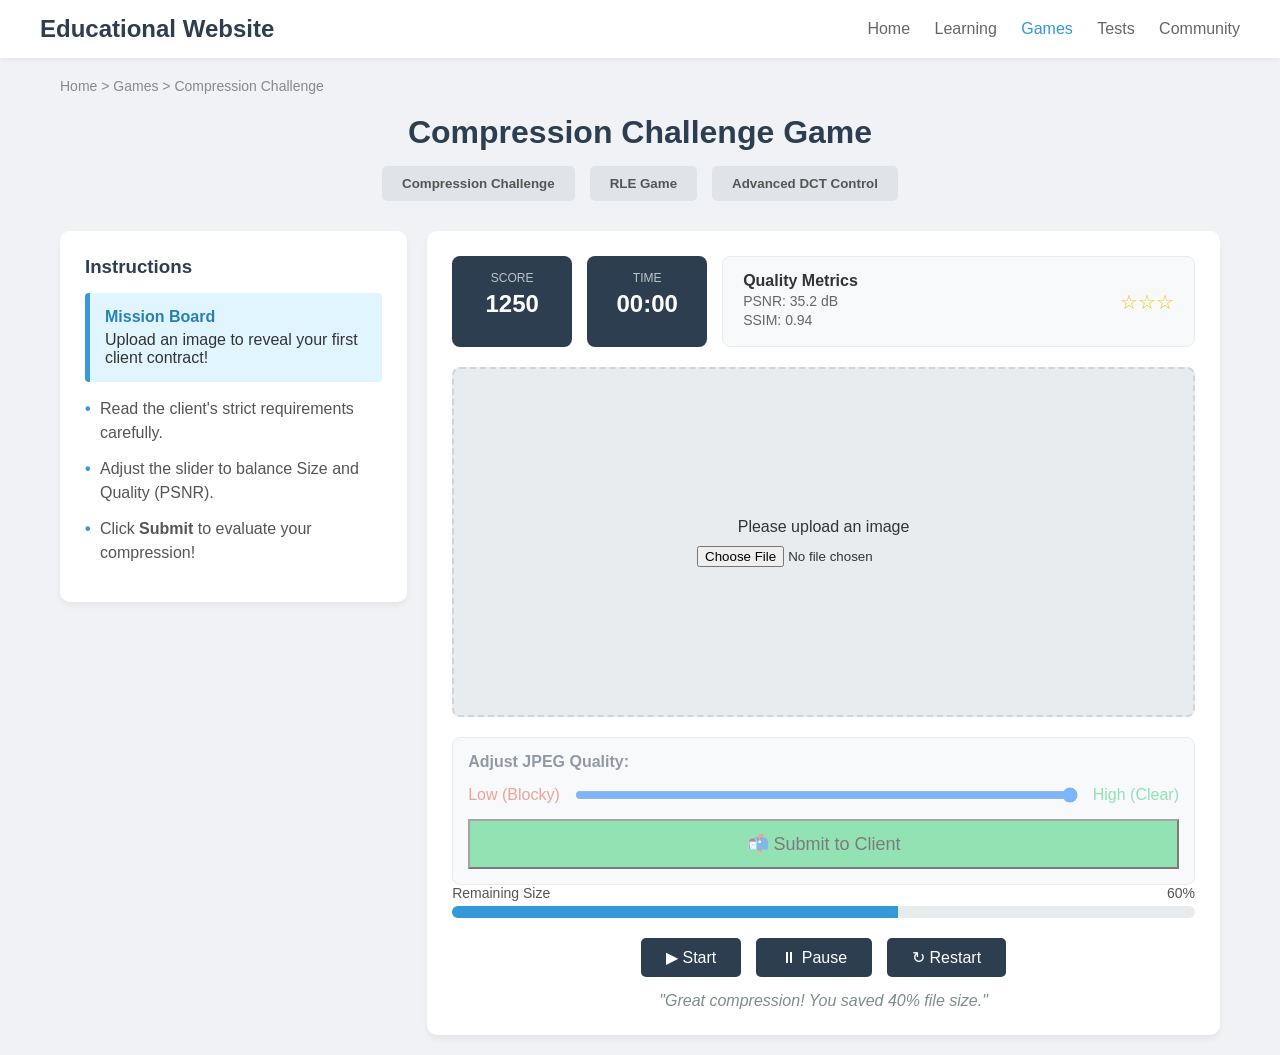
<file: game.html>
<!DOCTYPE html>
<html lang="zh">
<head>
    <meta charset="UTF-8">
    <meta name="viewport" content="width=device-width, initial-scale=1.0">
    <title>Educational Game Platform</title>
    <style>
    </style>
    <link rel="stylesheet" href="./css/Game_Page_v1.css">
</head>
<body>

<header>
    <div class="logo">Educational Website</div>
    <nav>
        <a href="home.html">Home</a>
        <a href="learning.html">Learning</a>
        <a href="#" class="active">Games</a>
        <a href="test.html">Tests</a>
        <a href="community.html">Community</a>
    </nav>
</header>

<div class="container">
    <div class="breadcrumbs">
        Home > Games > <span id="breadcrumb-title">Compression Challenge</span>
    </div>

    <div class="header-section">
        <h1><span id="page-title">Compression Challenge</span> Game</h1>
        <div class="game-tabs">
            <button class="tab-btn active" onclick="switchMode('compression')">Compression Challenge</button>
            <button class="tab-btn" onclick="switchMode('rle')">RLE Game</button>
            <button class="tab-btn" onclick="switchMode('dct')">Advanced DCT Control</button>
        </div>
    </div>

    <div class="main-layout">
        <aside class="instructions-panel">
            <h3>Instructions</h3>
            <div id="instruction-content">
                <p style="margin-bottom: 15px;">Welcome to the Compression Challenge! Your goal is to compress images to their smallest size without losing too much quality.</p>
                <ul>
                    <li>Upload your own image to start the compressor.</li>
                    <li>Adjust compression settings (quality, format).</li>
                    <li>Aim for the highest score by balancing size and quality.</li>
                    <li>Watch out for time limits!</li>
                </ul>
            </div>
        </aside>

        <main class="game-panel">
            <div class="stats-bar">
                <div class="stat-box">
                    <span>SCORE</span>
                    <strong id="score-display">1250</strong>
                </div>
                <div class="stat-box">
                    <span>TIME</span>
                    <strong id="time-display">01:45</strong>
                </div>
                <div class="metrics-box">
                    <div class="metrics-info">
                        <strong>Quality Metrics</strong>
                        <p id="psnr-display">PSNR: 35.2 dB</p>
                        <p id="ssim-display">SSIM: 0.94</p>
                    </div>
                    <div class="stars">☆☆☆</div>
                </div>
            </div>

            <div class="game-canvas-area" id="canvas-container">
                <div class="upload-section" id="upload-ui">
                    <p>Please upload an image</p>
                    <input type="file" id="imageLoader" accept="image/*">
                </div>
                <canvas id="gameCanvas"></canvas>
            </div>

            <div class="interactive-controls" id="specific-controls">
                <label>Quality Level:</label>
                <div class="slider-container">
                    <span>Low</span>
                    <input type="range" min="1" max="100" value="80" oninput="updateMetrics(this.value)">
                    <span>High</span>
                </div>
            </div>

            <div class="progress-section">
                <div class="progress-header">
                    <span>Remaining Size</span>
                    <span id="size-percentage">60%</span>
                </div>
                <div class="progress-bar">
                    <div class="progress-fill" id="progress-bar-fill"></div>
                </div>
            </div>

            <div class="controls">
                <button id="start-btn">▶ Start</button>
                <button id="pause-btn">⏸ Pause</button>
                <button id="restart-btn">↻ Restart</button>
            </div>

            <p class="feedback-text" id="feedback-msg">"Great compression! You saved 40% file size."</p>

        </main>
    </div>
</div>

<script src="./js/Game_Page_v1.js">
</script>
</body>
</html>
</file>
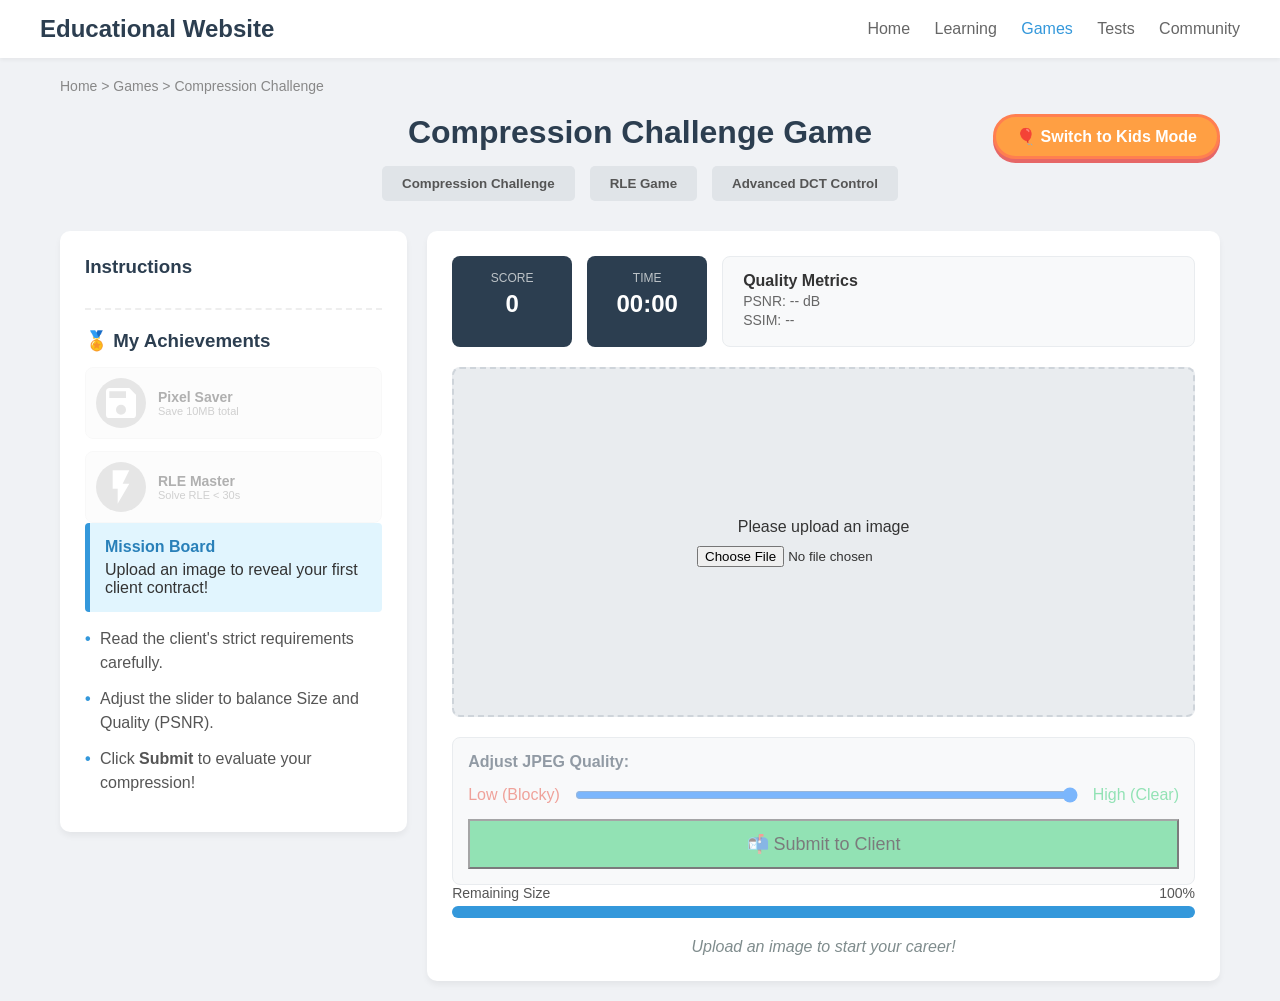
<file: games.html>
<!DOCTYPE html>
<html lang="en">
<head>
    <meta charset="UTF-8">
    <meta name="viewport" content="width=device-width, initial-scale=1.0">
    <title>Educational Game Platform</title>
    <link rel="stylesheet" href="./css/Game_Page_v1.css">
</head>
<body>

<header>
    <div class="logo">Educational Website</div>
    <nav>
        <a href="homepage.html">Home</a>
        <a href="learning.html">Learning</a>
        <a href="#" class="active">Games</a>
        <a href="test.html">Tests</a>
        <a href="community.html">Community</a>
    </nav>
</header>

<div class="container">
    <div class="breadcrumbs">
        Home > Games > <span id="breadcrumb-title">Compression Challenge</span>
    </div>

    <div class="header-section" style="position: relative;">
        <a href="games_kids.html" class="kids-mode-btn">🎈 Switch to Kids Mode</a>

        <h1><span id="page-title">Compression Challenge</span> Game</h1>
        <div class="game-tabs">
            <button class="tab-btn active" onclick="switchMode('compression')">Compression Challenge</button>
            <button class="tab-btn" onclick="switchMode('rle')">RLE Game</button>
            <button class="tab-btn" onclick="switchMode('dct')">Advanced DCT Control</button>
        </div>
    </div>

    <div class="main-layout">
        <aside class="instructions-panel">
            <h3>Instructions</h3>
            <div class="achievements-container" style="margin-top: 30px; border-top: 2px dashed #eee; padding-top: 20px;">
                <h3 style="color: #2c3e50; margin-bottom: 15px;">🏅 My Achievements</h3>
                <div class="achievement-wall">
                    <div class="achievement-item" id="ach-pixel-saver">
                        <div class="medal-icon">
                            <svg viewBox="0 0 24 24" width="40" height="40"><path fill="currentColor" d="M17,3H5C3.89,3 3,3.9 3,5V19A2,2 0 0,0 5,21H19A2,2 0 0,0 21,19V7L17,3M12,19A3,3 0 0,1 9,16A3,3 0 0,1 12,13A3,3 0 0,1 15,16A3,3 0 0,1 12,19M15,9H5V5H15V9Z" /></svg>
                        </div>
                        <div class="medal-info">
                            <strong>Pixel Saver</strong>
                            <span>Save 10MB total</span>
                        </div>
                    </div>

                    <div class="achievement-item" id="ach-rle-master">
                        <div class="medal-icon">
                            <svg viewBox="0 0 24 24" width="40" height="40"><path fill="currentColor" d="M7,2V13H10V22L17,10H13L17,2H7Z" /></svg>
                        </div>
                        <div class="medal-info">
                            <strong>RLE Master</strong>
                            <span>Solve RLE < 30s</span>
                        </div>
                    </div>
                </div>
            </div>
            <div id="instruction-content">
            </div>
        </aside>

        <main class="game-panel">
            <div class="stats-bar">
                <div class="stat-box">
                    <span>SCORE</span>
                    <strong id="score-display">0</strong>
                </div>
                <div class="stat-box">
                    <span>TIME</span>
                    <strong id="time-display">00:00</strong>
                </div>
                <div class="metrics-box">
                    <div class="metrics-info">
                        <strong>Quality Metrics</strong>
                        <p id="psnr-display">PSNR: -- dB</p>
                        <p id="ssim-display">SSIM: --</p>
                    </div>
                </div>
            </div>

            <div class="game-canvas-area" id="canvas-container">
                <div class="upload-section" id="upload-ui">
                    <p>Please upload an image</p>
                    <input type="file" id="imageLoader" accept="image/*">
                </div>
                <canvas id="gameCanvas"></canvas>

                <div id="rle-visual-area" style="display: none; width: 100%; height: 100%; flex-direction: column; justify-content: center; align-items: center; background: #fff;">
                    <h3 style="margin-bottom: 20px; color: #2c3e50;">Original Data (Uncompressed)</h3>
                    <div id="rle-blocks-container" class="rle-blocks-container"></div>
                </div>
            </div>

            <div class="interactive-controls" id="specific-controls">
            </div>

            <div class="progress-section">
                <div class="progress-header">
                    <span>Remaining Size</span>
                    <span id="size-percentage">100%</span>
                </div>
                <div class="progress-bar">
                    <div class="progress-fill" id="progress-bar-fill" style="width: 100%;"></div>
                </div>
            </div>

            <p class="feedback-text" id="feedback-msg">Upload an image to start your career!</p>

        </main>
    </div>
</div>

<script src="./js/Game_Page_v1.js"></script>
</body>
</html>
</file>
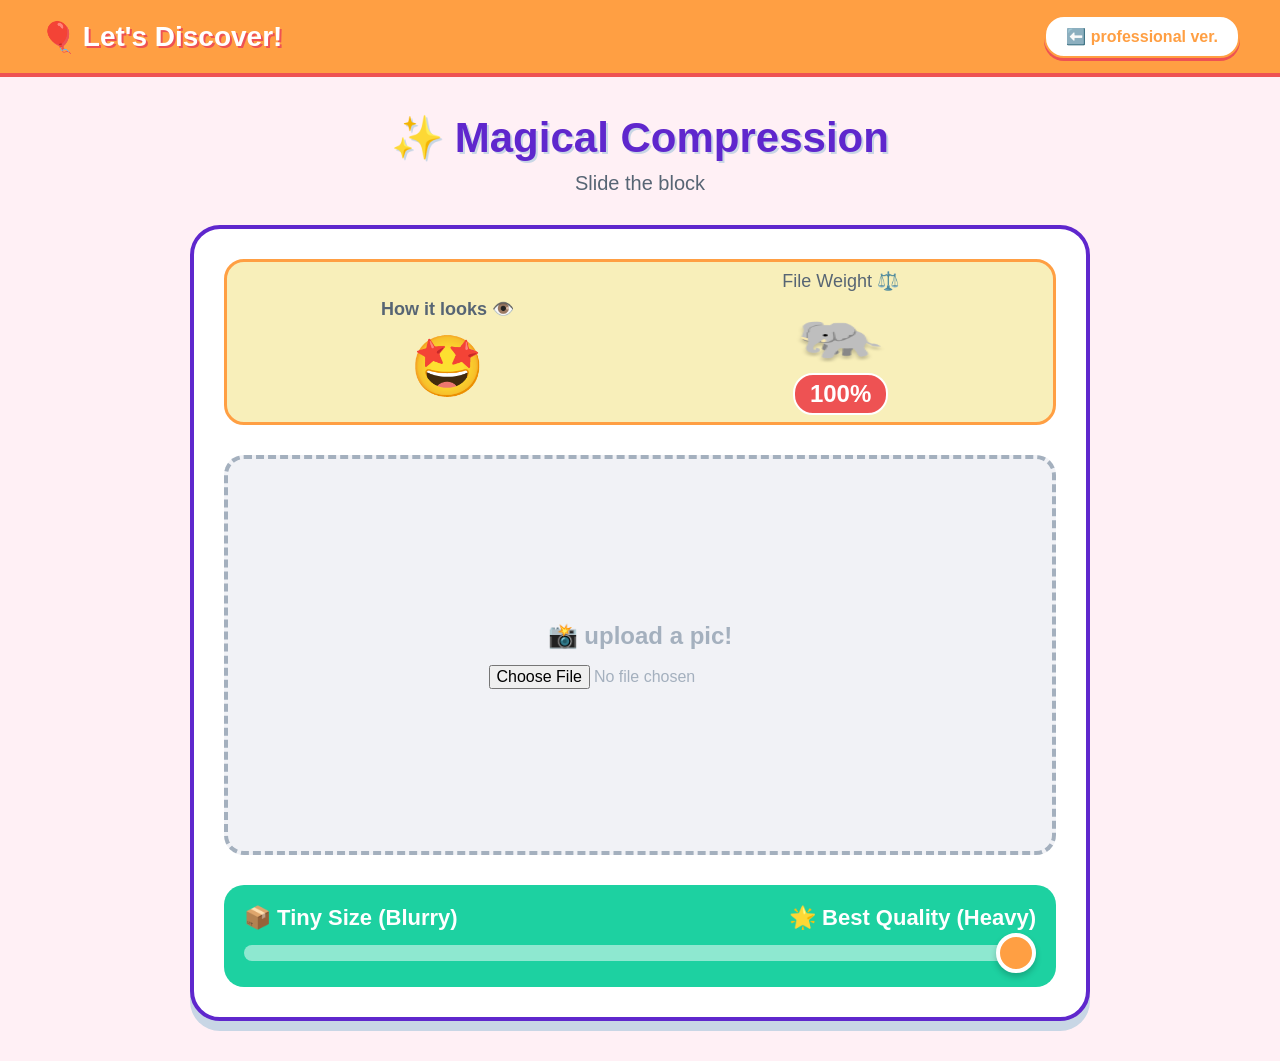
<file: games_kids.html>
<!DOCTYPE html>
<html lang="zh">
<head>
  <meta charset="UTF-8">
  <meta name="viewport" content="width=device-width, initial-scale=1.0">
  <title>Image Compression</title>
  <style>
  </style>
  <link rel="stylesheet" href="./games_kids.css">
</head>
<body>

<header>
  <div class="logo">🎈 Let's Discover! </div>
  <a href="games.html" class="back-btn">⬅️ professional ver.</a>
</header>

<div class="container">
  <h1>✨ Magical Compression</h1>
  <p class="subtitle">Slide the block️</p>

  <div class="game-board">

    <div class="status-area">
      <div class="status-box" style="text-align: center;">
        <span style="font-size: 18px; color: #576574;">How it looks 👁️</span>
        <span class="emoji-display" id="face-emoji">🤩</span>
      </div>

      <div class="mascot-container">
        <span style="font-size: 18px; color: #576574;">File Weight ⚖️</span>
        <span class="mascot-emoji mascot-crushed" id="mascot">🐘</span>
        <div class="size-badge" id="size-text">100%</div>
      </div>
    </div>

    <div class="canvas-container">
      <div class="upload-ui" id="upload-ui">
        📸 upload a pic! <br>
        <input type="file" id="imageLoader" accept="image/*">
      </div>
      <canvas id="gameCanvas"></canvas>
    </div>

    <div class="magic-slider-container">
      <div class="slider-labels">
        <span>📦 Tiny Size (Blurry)</span>
        <span>🌟 Best Quality (Heavy)</span>
      </div>
      <input type="range" id="magicSlider" min="1" max="100" value="100">
    </div>

  </div>
</div>

<script src="./games_kids.js">
</script>
</body>
</html>
</file>
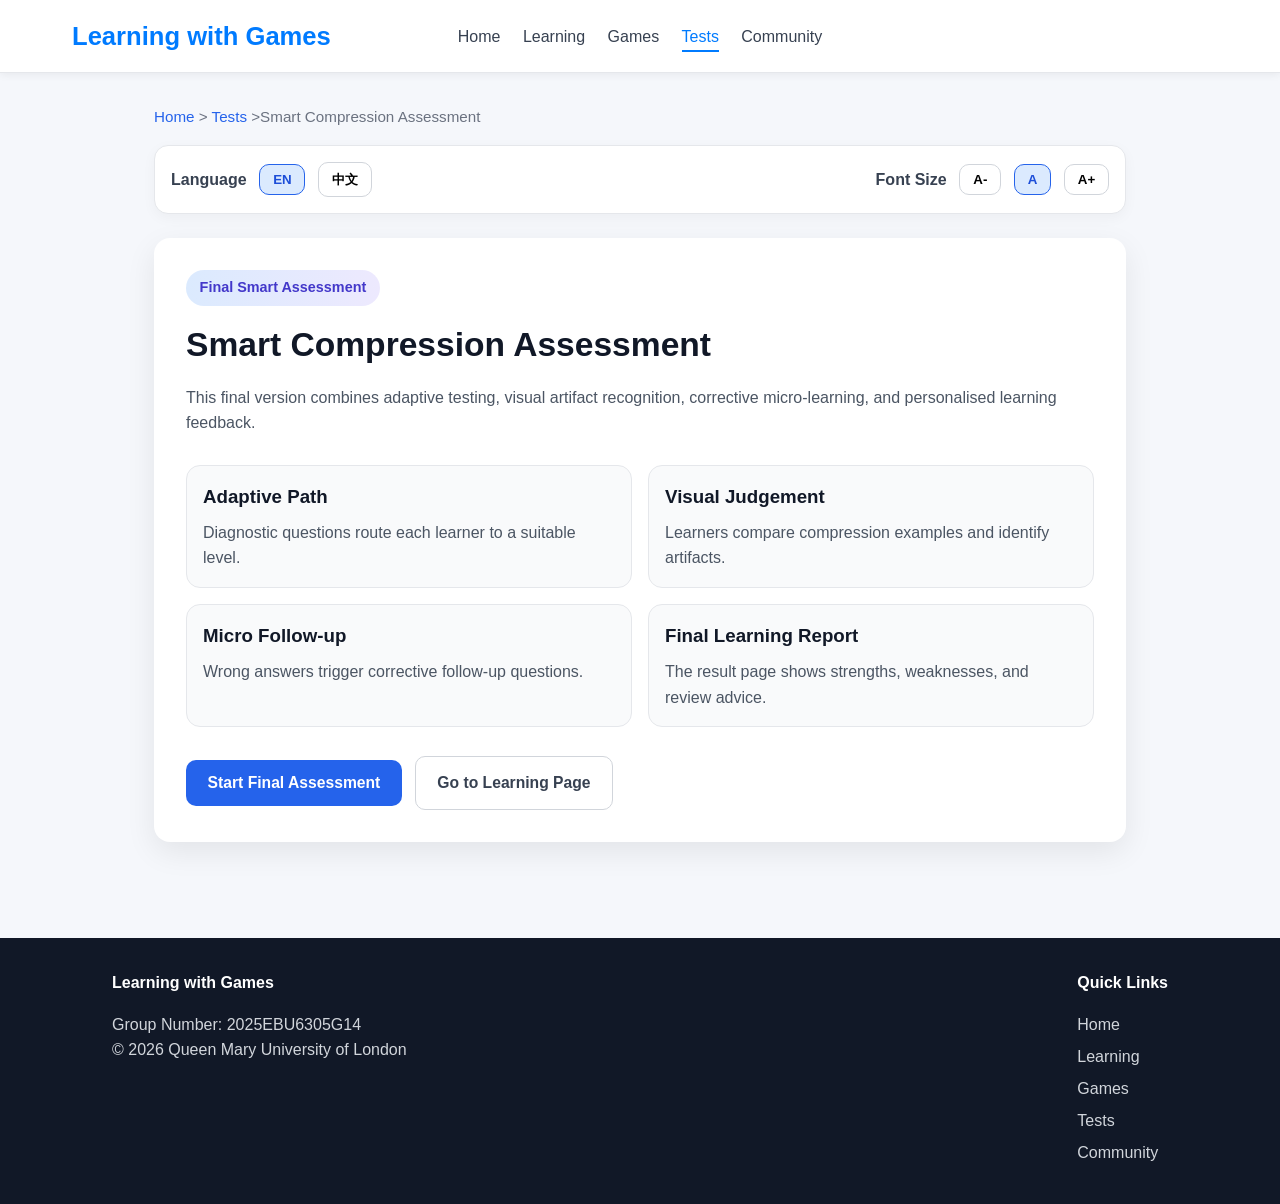
<file: test.html>
<!DOCTYPE html>
<html lang="en">
<head>
    <meta charset="UTF-8">
    <meta name="viewport" content="width=device-width, initial-scale=1.0">
    <title>Learning with Games - Smart Compression Assessment</title>
    <link rel="stylesheet" href="css/test.css">
</head>
<body>
    <header class="site-header">
        <nav class="site-nav">
            <div class="site-logo">
                <a class="site-logo-link" href="homepage.html" id="logoText">Learning with Games</a>
            </div>

            <div class="site-nav-center">
                <ul class="site-nav-links">
                    <li><a href="homepage.html" id="navHome">Home</a></li>
                    <li><a href="learning.html" id="navLearning">Learning</a></li>
                    <li><a href="games.html" id="navGames">Games</a></li>
                    <li><a href="test.html" class="active" id="navTest">Tests</a></li>
                    <li><a href="community.html" id="navCommunity">Community</a></li>
                </ul>
            </div>

            <div class="site-nav-right"></div>
        </nav>
    </header>

    <main>
        <div class="page-top">
            <div class="breadcrumb" id="breadcrumbText">
                <a href="homepage.html">Home</a> &gt; <a href="test.html">Tests</a> &gt;  Smart Compression Assessment
            </div>

            <div class="utility-bar">
                <div class="utility-group" role="group" aria-label="Language switcher">
                    <span id="languageLabel">Language</span>
                    <button class="tool-btn active" data-lang="en" type="button">EN</button>
                    <button class="tool-btn" data-lang="zh" type="button">中文</button>
                </div>

                <div class="utility-group" role="group" aria-label="Font size controls">
                    <span id="fontSizeLabel">Font Size</span>
                    <button class="tool-btn" data-font="15" type="button">A-</button>
                    <button class="tool-btn active" data-font="16" type="button">A</button>
                    <button class="tool-btn" data-font="18" type="button">A+</button>
                </div>
            </div>
        </div>

        <section class="screen-card intro-card" id="introScreen">
            <div class="intro-hero">
                <span class="hero-badge" id="heroBadge">Smart Assessment</span>
                <h1 id="introTitle">Smart Compression Assessment</h1>
                <p id="introDescription">
                    This final version combines adaptive testing, visual artifact recognition, corrective micro-learning, and personalised learning feedback.
                </p>
            </div>

            <div class="info-grid">
                <div class="info-item">
                    <h3 id="infoTitle1">Adaptive Path</h3>
                    <p id="infoText1">Diagnostic questions route each learner to a suitable level.</p>
                </div>
                <div class="info-item">
                    <h3 id="infoTitle2">Visual Judgement</h3>
                    <p id="infoText2">Learners compare compression examples and identify artifacts.</p>
                </div>
                <div class="info-item">
                    <h3 id="infoTitle3">Micro Follow-up</h3>
                    <p id="infoText3">Wrong answers trigger corrective follow-up questions.</p>
                </div>
                <div class="info-item">
                    <h3 id="infoTitle4">Final Learning Report</h3>
                    <p id="infoText4">The result page shows strengths, weaknesses, and review advice.</p>
                </div>
            </div>

            <div class="resume-box hidden" id="resumeBox">
                <p id="resumeText">You have an unfinished assessment session.</p>
                <div class="resume-actions">
                    <button class="btn btn-secondary" id="resumeQuizBtn" type="button">Continue Previous Session</button>
                    <button class="btn btn-secondary" id="clearProgressBtn" type="button">Clear Saved Progress</button>
                </div>
            </div>

            <div class="start-actions">
                <button class="btn btn-primary" id="startQuizBtn" type="button">Start Final Assessment</button>
                <a href="learning.html" class="btn btn-secondary" id="goLearningBtn">Go to Learning Page</a>
            </div>
        </section>

        <section class="quiz-wrapper hidden" id="quizScreen">
            <div class="route-banner">
                <span class="route-badge" id="routeBadge">Diagnostic Route</span>
                <span class="route-description" id="routeDescription">The system is currently diagnosing your level.</span>
            </div>

            <div class="progress-header">
                <span id="progressLabel">Progress</span>
                <span id="progressCount">1 / 6</span>
            </div>

            <div
                class="progress-bar"
                id="progressTrack"
                role="progressbar"
                aria-valuemin="0"
                aria-valuemax="100"
                aria-valuenow="0"
                aria-label="Assessment progress"
            >
                <div class="progress" id="progressBar"></div>
            </div>

            <div class="question-card">
                <div class="question-top">
                    <span class="difficulty-badge" id="difficultyBadge">Diagnostic</span>
                    <span class="question-number" id="questionNumberText">Question 1 of 6</span>
                </div>

                <h2 id="questionTitle">Question title</h2>
                <p class="question-prompt" id="questionPrompt">Question prompt</p>
                <p class="visual-hint hidden" id="visualHint">Observe the samples carefully before choosing.</p>

                <div class="status-message hidden" id="statusMessage" aria-live="polite"></div>

                <div class="visual-zone hidden" id="visualZone"></div>

                <div class="options" id="optionsContainer"></div>

                <button class="btn btn-primary submit-btn" id="submitBtn" type="button">Submit Answer</button>
            </div>

            <div class="feedback-card" id="feedbackCard" aria-live="polite">
                <h3 id="feedbackTitle"></h3>
                <p id="feedbackText"></p>
            </div>

            <div class="follow-up-card hidden" id="followUpCard">
                <span class="mini-badge" id="followUpBadge">Micro Follow-up</span>
                <h3 id="followUpTitle">Follow-up Question</h3>
                <p id="followUpPrompt">Follow-up prompt</p>

                <div class="follow-up-options" id="followUpOptions"></div>

                <button class="btn btn-secondary" id="submitFollowUpBtn" type="button">Submit Follow-up</button>

                <div class="follow-up-feedback hidden" id="followUpFeedback">
                    <h4 id="followUpFeedbackTitle"></h4>
                    <p id="followUpFeedbackText"></p>
                </div>
            </div>

            <div class="navigation-buttons">
                <button class="btn btn-secondary" id="prevBtn" type="button">Previous Question</button>
                <button class="btn btn-primary" id="nextBtn" type="button">Next Question</button>
            </div>
        </section>

        <section class="hidden" id="resultScreen">
            <div class="result-card show">
                <div class="result-header">
                    <span class="route-badge" id="resultRouteBadge">Adaptive Route</span>
                    <span class="learner-tag" id="learnerTag">Compression Explorer</span>
                </div>

                <h2 id="resultTitle">Final Learning Report</h2>
                <p id="resultSubtitle">You have completed the smart compression assessment.</p>

                <div class="score-text" id="scoreText">0 / 0</div>
                <p id="percentageText">Your score is 0%</p>
                <p id="performanceText">Performance summary</p>

                <div class="summary-box">
                    <h3 id="routeSummaryTitle">Route Summary</h3>
                    <div class="summary-grid" id="routeSummaryGrid"></div>
                </div>

                <div class="profile-box">
                    <h3 id="profileTitle">Capability Profile</h3>
                    <div class="profile-grid" id="profileGrid"></div>
                </div>

                <div class="suggestions-box">
                    <h3 id="suggestionsTitle">Recommended Next Steps</h3>
                    <ul id="suggestionsList"></ul>
                </div>

                <div class="result-actions">
                    <button class="btn btn-primary" id="retryWrongBtn" type="button">Retry Wrong Questions Only</button>
                    <button class="btn btn-secondary" id="restartAssessmentBtn" type="button">Restart Full Assessment</button>
                    <a href="learning.html" class="btn btn-secondary" id="reviewLearningBtn">Review Learning Page</a>
                </div>

                <div class="review-box">
                    <h3 id="reviewTitle">Targeted Review: Questions to Revisit</h3>
                    <div id="wrongAnswersList"></div>
                </div>
            </div>
        </section>
    </main>

    <footer>
        <div class="footer-content">
            <div class="footer-info">
                <h4 id="footerTitle">Learning with Games</h4>
                <p>Group Number: 2025EBU6305G14</p>
                <p>© 2026 Queen Mary University of London</p>
            </div>

            <div class="footer-links">
                <h4 id="footerQuickLinks">Quick Links</h4>
                <ul>
                    <li><a href="homepage.html" id="footerHome">Home</a></li>
                    <li><a href="learning.html" id="footerLearning">Learning</a></li>
                    <li><a href="games.html" id="footerGames">Games</a></li>
                    <li><a href="test.html" id="footerTest">Tests</a></li>
                    <li><a href="community.html" id="footerCommunity">Community</a></li>
                </ul>
            </div>
        </div>
    </footer>

    <script src="js/test.js"></script>
</body>
</html>
</file>
<file: css/Game_Page_v1.css>
/* basic style and reset */
* {
  box-sizing: border-box;
  margin: 0;
  padding: 0;
  font-family: 'Segoe UI', Tahoma, Geneva, Verdana, sans-serif;
}
body {
  background-color: #f0f2f5;
  color: #333;
}

/* navigation */
header {
  background-color: #fff;
  padding: 15px 40px;
  display: flex;
  justify-content: space-between;
  align-items: center;
  box-shadow: 0 2px 4px rgba(0,0,0,0.05);
}
.logo {
  font-size: 24px;
  font-weight: bold;
  color: #2c3e50;
}
nav a {
  margin-left: 20px;
  text-decoration: none;
  color: #666;
  font-weight: 500;
}
nav a:hover, nav a.active {
  color: #3498db;
}

/* page container */
.container {
  max-width: 1200px;
  margin: 20px auto;
  padding: 0 20px;
}
.breadcrumbs {
  font-size: 14px;
  color: #888;
  margin-bottom: 20px;
}

/* title and mode selection */
.header-section {
  text-align: center;
  margin-bottom: 30px;
}
h1 {
  font-size: 32px;
  color: #2c3e50;
  margin-bottom: 15px;
}
.game-tabs {
  display: flex;
  justify-content: center;
  gap: 15px;
}
.tab-btn {
  padding: 10px 20px;
  border: none;
  background-color: #e0e4e8;
  color: #555;
  border-radius: 5px;
  cursor: pointer;
  font-weight: bold;
  transition: all 0.3s;
}
.tab-btn.active {
  background-color: #2c3e50;
  color: #fff;
}

/* main layout */
.main-layout {
  display: flex;
  gap: 20px;
}

/* instruction layout */
.instructions-panel {
  flex: 1;
  background: #fff;
  padding: 25px;
  border-radius: 10px;
  box-shadow: 0 4px 6px rgba(0,0,0,0.05);
  height: fit-content;
}
.instructions-panel h3 {
  margin-bottom: 15px;
  color: #2c3e50;
}
.instructions-panel ul {
  list-style-type: none;
}
.instructions-panel li {
  margin-bottom: 12px;
  line-height: 1.5;
  position: relative;
  padding-left: 15px;
  color: #555;
}
.instructions-panel li::before {
  content: "•";
  color: #3498db;
  font-weight: bold;
  position: absolute;
  left: 0;
}

/* game part */
.game-panel {
  flex: 2.5;
  background: #fff;
  padding: 25px;
  border-radius: 10px;
  box-shadow: 0 4px 6px rgba(0,0,0,0.05);
}

/* status */
.stats-bar {
  display: flex;
  gap: 15px;
  margin-bottom: 20px;
}
.stat-box {
  background-color: #2c3e50;
  color: #fff;
  padding: 15px 20px;
  border-radius: 8px;
  text-align: center;
  flex: 1;
  max-width: 120px;
}
.stat-box span {
  display: block;
  font-size: 12px;
  color: #bdc3c7;
  margin-bottom: 5px;
}
.stat-box strong {
  font-size: 24px;
}
.metrics-box {
  background-color: #f8f9fa;
  border: 1px solid #e9ecef;
  padding: 15px 20px;
  border-radius: 8px;
  flex: 2;
  display: flex;
  justify-content: space-between;
  align-items: center;
}
.metrics-info p {
  margin: 3px 0;
  font-size: 14px;
  color: #666;
}
.stars {
  color: #f1c40f;
  font-size: 20px;
}

/* game layout */
.game-canvas-area {
  background-color: #e9ecef;
  border: 2px dashed #ced4da;
  border-radius: 8px;
  height: 350px;
  display: flex;
  flex-direction: column;
  justify-content: center;
  align-items: center;
  margin-bottom: 20px;
  position: relative;
  overflow: hidden;
}

.upload-section {
  text-align: center;
  z-index: 10;
}
.upload-section input[type="file"] {
  margin-top: 10px;
}

canvas {
  max-width: 100%;
  max-height: 100%;
  display: none;
}

/* progress bar */
.progress-section {
  margin-bottom: 20px;
}
.progress-header {
  display: flex;
  justify-content: space-between;
  font-size: 14px;
  color: #555;
  margin-bottom: 5px;
}
.progress-bar {
  height: 12px;
  background-color: #e9ecef;
  border-radius: 6px;
  overflow: hidden;
}
.progress-fill {
  height: 100%;
  width: 60%;
  background-color: #3498db;
  transition: width 0.3s;
}

.controls {
  display: flex;
  justify-content: center;
  gap: 15px;
  margin-top: 20px;
}
.controls button {
  padding: 10px 25px;
  background-color: #2c3e50;
  color: white;
  border: none;
  border-radius: 5px;
  cursor: pointer;
  font-size: 16px;
  display: flex;
  align-items: center;
  gap: 8px;
  transition: background-color 0.3s;
}
.controls button:hover {
  background-color: #1a252f;
}

.feedback-text {
  text-align: center;
  margin-top: 15px;
  font-style: italic;
  color: #7f8c8d;
}

/* interaction */
.interactive-controls {
  margin-top: 20px;
  padding: 15px;
  background: #f8f9fa;
  border-radius: 8px;
  border: 1px solid #e9ecef;
}
.slider-container {
  display: flex;
  align-items: center;
  gap: 15px;
}
.slider-container input[type="range"] {
  flex: 1;
}
/* 美化 Kids Mode 按钮 */
.kids-mode-btn {
  position: absolute;
  right: 0;
  top: 0;
  display: inline-block;
  background-color: #ff9f43; /* 明快的橙色 */
  color: white;
  text-decoration: none;
  font-weight: bold;
  font-size: 16px;
  padding: 10px 20px;
  border-radius: 25px; /* 圆角 */
  border: 3px solid #ff7f50;
  box-shadow: 0 4px 0 #e66767; /* 立体阴影 */
  transition: transform 0.1s, box-shadow 0.1s, filter 0.2s;
}

.kids-mode-btn:hover {
  filter: brightness(1.1); /* 鼠标悬浮变亮 */
}

.kids-mode-btn:active {
  transform: translateY(4px); /* 点击按下效果 */
  box-shadow: 0 0 0 #e66767;
}
/* ==========================================
   RLE Game Specific Styles
   ========================================== */
.rle-blocks-container {
  display: flex;
  gap: 5px;
  padding: 20px;
  background: #f8f9fa;
  border-radius: 10px;
  box-shadow: inset 0 2px 4px rgba(0,0,0,0.1);
  min-height: 100px;
  align-items: center;
}

.rle-block {
  width: 40px;
  height: 40px;
  border-radius: 6px;
  box-shadow: 0 4px 6px rgba(0,0,0,0.2);
  transition: all 0.5s cubic-bezier(0.68, -0.55, 0.265, 1.55); /* 弹性动画曲线 */
  display: flex;
  justify-content: center;
  align-items: center;
  color: white;
  font-weight: bold;
  font-size: 18px;
}

/* 成功合并后的方块样式 */
.rle-block.merged {
  width: 80px;
  transform: scale(1.1);
  box-shadow: 0 0 15px rgba(46, 204, 113, 0.6);
}

/* RLE 用户输入区样式 */
.rle-input-group {
  display: flex;
  gap: 10px;
  margin-bottom: 15px;
  justify-content: center;
  align-items: center;
}

.rle-input-group input[type="number"] {
  width: 60px;
  padding: 8px;
  border: 2px solid #bdc3c7;
  border-radius: 5px;
  text-align: center;
  font-size: 16px;
  font-weight: bold;
}

.rle-input-group select {
  padding: 8px;
  border: 2px solid #bdc3c7;
  border-radius: 5px;
  font-size: 16px;
  cursor: pointer;
}

.rle-check-btn {
  background-color: #2ecc71 !important; /* 绿色按钮 */
  font-size: 18px !important;
  padding: 12px 30px !important;
  width: 100%;
  justify-content: center;
  margin-top: 10px;
}
.rle-check-btn:hover {
  background-color: #27ae60 !important;
  transform: translateY(-2px);
}

/* RLE 开始界面与难度选择器 */
.rle-start-screen {
  display: flex;
  flex-direction: column;
  align-items: center;
  justify-content: center;
  gap: 20px;
  animation: fadeIn 0.5s ease;
}

.difficulty-group {
  display: flex;
  gap: 15px;
}

/* 难度按钮：使用不同色调体现阶梯感 */
.diff-btn {
  padding: 12px 24px;
  border: none;
  border-radius: 30px;
  cursor: pointer;
  font-weight: bold;
  font-size: 16px;
  transition: all 0.2s;
  box-shadow: 0 4px 0 rgba(0,0,0,0.1);
}

.diff-btn.easy { background-color: #2ecc71; color: white; }
.diff-btn.medium { background-color: #f1c40f; color: white; }
.diff-btn.hard { background-color: #e74c3c; color: white; }

.diff-btn:hover { transform: translateY(-2px); filter: brightness(1.1); }
.diff-btn.selected { border: 3px solid #2c3e50; transform: scale(1.1); }

/* RLE 专用计时器样式 */
.rle-timer-badge {
  background: #2c3e50;
  color: #fff;
  padding: 5px 15px;
  border-radius: 20px;
  font-family: monospace;
  font-size: 18px;
  margin-bottom: 10px;
}


/* RLE 游戏过程中的辅助按钮区 */
.rle-action-group {
  display: flex;
  flex-direction: column;
  gap: 10px;
  margin-top: 15px;
  align-items: center;
}

.rle-helper-row {
  display: flex;
  gap: 15px;
  justify-content: center;
}

.rle-secondary-btn {
  background-color: #ecf0f1;
  color: #2c3e50;
  border: 1px solid #bdc3c7;
  padding: 8px 16px;
  border-radius: 5px;
  font-weight: bold;
  cursor: pointer;
  transition: all 0.2s;
}

.rle-secondary-btn:hover {
  background-color: #bdc3c7;
}

/* DCT Challenge Specific Styles */
.dct-challenge-container {
  display: flex;
  flex-direction: column;
  align-items: center;
  gap: 15px;
  width: 100%;
}

.dct-comparison-box {
  display: flex;
  gap: 20px;
  background: #f1f2f6;
  padding: 15px;
  border-radius: 12px;
  border: 2px solid #dfe6e9;
}

.target-preview {
  text-align: center;
}

.target-preview canvas {
  border: 3px solid #e74c3c; /* Red border for target */
  border-radius: 5px;
  display: block !important; /* Force display for preview */
}

.current-preview canvas {
  border: 3px solid #2ecc71; /* Green border for user's work */
  border-radius: 5px;
}

/* Confetti Effect for Victory */
.victory-flash {
  animation: flash-green 0.5s ease-out;
}

@keyframes flash-green {
  0% { background-color: rgba(46, 204, 113, 0); }
  50% { background-color: rgba(46, 204, 113, 0.3); }
  100% { background-color: rgba(46, 204, 113, 0); }
}
/* 勋章墙容器布局 */
.achievement-wall {
  display: flex;
  flex-direction: column;
  gap: 12px;
}

/* 勋章条目基础样式：默认灰色且半透明 */
.achievement-item {
  display: flex;
  align-items: center;
  gap: 12px;
  padding: 10px;
  background: #f8f9fa;
  border-radius: 8px;
  border: 1px solid #eee;
  opacity: 0.4;
  filter: grayscale(1);
  transition: all 0.6s cubic-bezier(0.175, 0.885, 0.32, 1.275);
}

.medal-icon {
  background: #bdc3c7;
  color: white;
  width: 50px;
  height: 50px;
  border-radius: 50%;
  display: flex;
  justify-content: center;
  align-items: center;
  flex-shrink: 0;
}

.medal-info {
  display: flex;
  flex-direction: column;
}

.medal-info strong {
  font-size: 14px;
  color: #2c3e50;
}

.medal-info span {
  font-size: 11px;
  color: #7f8c8d;
}

/* --- 已解锁状态 --- */
.achievement-item.unlocked {
  opacity: 1;
  filter: grayscale(0);
  background: #fff;
  border: 1px solid #f1c40f;
  box-shadow: 0 4px 12px rgba(241, 196, 15, 0.2);
  transform: scale(1.05);
}

.achievement-item.unlocked .medal-icon {
  background: linear-gradient(135deg, #f1c40f, #f39c12);
  animation: medal-glow 2s infinite;
}

@keyframes medal-glow {
  0% { box-shadow: 0 0 0 0 rgba(241, 196, 15, 0.4); }
  70% { box-shadow: 0 0 0 10px rgba(241, 196, 15, 0); }
  100% { box-shadow: 0 0 0 0 rgba(241, 196, 15, 0); }
}
</file>
<file: games_kids.css>
/* Basic Reset and Fonts */
* {
    box-sizing: border-box;
    margin: 0;
    padding: 0;
    font-family: 'Comic Sans MS', 'Poppins', sans-serif;
}

body {
    background-color: #fff0f5;
    color: #4a4a4a;
}

/* Navigation Header */
header {
    background-color: #ff9f43;
    padding: 15px 40px;
    display: flex;
    justify-content: space-between;
    align-items: center;
    box-shadow: 0 4px 0 #ee5253;
}

.logo {
    font-size: 28px;
    font-weight: bold;
    color: white;
    text-shadow: 2px 2px 0 #ee5253;
}

.back-btn {
    background-color: white;
    color: #ff9f43;
    padding: 10px 20px;
    border-radius: 20px;
    text-decoration: none;
    font-weight: bold;
    border: 2px solid #ff9f43;
    box-shadow: 0 3px 0 #ee5253;
    transition: transform 0.1s;
}

.back-btn:active {
    transform: translateY(3px);
    box-shadow: 0 0 0 #ee5253;
}

/* Main Content Container */
.container {
    max-width: 900px;
    margin: 40px auto;
    text-align: center;
}

h1 {
    font-size: 42px;
    color: #5f27cd;
    margin-bottom: 10px;
    text-shadow: 2px 2px 0px #c8d6e5;
}

p.subtitle {
    font-size: 20px;
    color: #576574;
    margin-bottom: 30px;
}

/* Game Board Area */
.game-board {
    background: white;
    border-radius: 30px;
    padding: 30px;
    box-shadow: 0 10px 0 #c8d6e5;
    border: 4px solid #5f27cd;
}

/* Canvas & Upload UI */
.canvas-container {
    width: 100%;
    height: 400px;
    background-color: #f1f2f6;
    border-radius: 20px;
    border: 4px dashed #a4b0be;
    display: flex;
    justify-content: center;
    align-items: center;
    overflow: hidden;
    position: relative;
    margin-bottom: 30px;
}

canvas {
    max-width: 100%;
    max-height: 100%;
    display: none;
}

.upload-ui {
    font-size: 24px;
    color: #a4b0be;
    font-weight: bold;
}

.upload-ui input[type="file"] {
    margin-top: 15px;
    font-size: 16px;
}

/* Status Area (Updated for Mascot) */
.status-area {
    display: flex;
    justify-content: space-around;
    align-items: flex-end; /* Align to bottom so mascot stands on ground */
    margin-bottom: 30px;
    background: #f8efba;
    padding: 20px;
    border-radius: 20px;
    border: 3px solid #ff9f43;
}

.status-box {
    font-size: 24px;
    font-weight: bold;
    color: #ff9f43;
}

.emoji-display {
    font-size: 60px;
    display: block;
    margin-top: 10px;
}

/* --- Mascot Animations --- */
.mascot-container {
    display: flex;
    flex-direction: column;
    align-items: center;
    justify-content: center;
    height: 120px;
}

.mascot-emoji {
    font-size: 60px;
    display: block;
    transition: transform 0.3s cubic-bezier(0.68, -0.55, 0.265, 1.55);
    filter: drop-shadow(0px 5px 2px rgba(0,0,0,0.2));
}

/* State 1: Float (Too small/Light) */
.mascot-float {
    animation: float 2s ease-in-out infinite;
}
@keyframes float {
    0%, 100% { transform: translateY(0) rotate(0deg); }
    50% { transform: translateY(-15px) rotate(5deg); }
}

/* State 2: Bounce (Perfect size/Weight) */
.mascot-bounce {
    animation: bounce 1s ease infinite;
}
@keyframes bounce {
    0%, 100% { transform: translateY(0) scaleY(1); }
    50% { transform: translateY(-10px) scaleY(1.05); }
}

/* State 3: Shake (A bit heavy) */
.mascot-shake {
    animation: shake 0.5s ease-in-out infinite;
}
@keyframes shake {
    0%, 100% { transform: translateX(0); }
    25% { transform: translateX(-3px) rotate(-5deg); }
    75% { transform: translateX(3px) rotate(5deg); }
}

/* State 4: Crushed (Too heavy) */
.mascot-crushed {
    transform: scaleY(0.6) scaleX(1.2) translateY(20px) !important;
    animation: tremble 0.1s linear infinite;
}
@keyframes tremble {
    0%, 100% { margin-left: 0; }
    50% { margin-left: 2px; }
}

.size-badge {
    background: #ee5253;
    color: white;
    padding: 5px 15px;
    border-radius: 20px;
    font-weight: bold;
    font-size: 24px;
    margin-top: 10px;
    border: 2px solid white;
    transition: background-color 0.3s;
}

/* Magic Slider Customization */
.magic-slider-container {
    background: #1dd1a1;
    padding: 20px;
    border-radius: 20px;
    color: white;
    font-size: 22px;
    font-weight: bold;
}

.slider-labels {
    display: flex;
    justify-content: space-between;
    margin-bottom: 10px;
}

/* Native Slider Styling */
input[type=range] {
    -webkit-appearance: none;
    width: 100%;
    background: transparent;
}

input[type=range]::-webkit-slider-thumb {
    -webkit-appearance: none;
    height: 40px;
    width: 40px;
    border-radius: 50%;
    background: #ff9f43;
    cursor: pointer;
    margin-top: -12px;
    border: 4px solid white;
    box-shadow: 0 4px 6px rgba(0,0,0,0.2);
}

input[type=range]::-webkit-slider-runnable-track {
    width: 100%;
    height: 16px;
    cursor: pointer;
    background: rgba(255,255,255,0.5);
    border-radius: 8px;
}
</file>
<file: css/test.css>
:root {
    --base-font-size: 16px;
    --primary: #2563eb;
    --primary-dark: #1d4ed8;
    --secondary: #7c3aed;
    --text-main: #111827;
    --text-body: #4b5563;
    --border: #d1d5db;
    --bg-page: #f5f7fb;
    --bg-card: #ffffff;
    --bg-soft: #f9fafb;
    --success: #16a34a;
    --success-bg: #dcfce7;
    --danger: #dc2626;
    --danger-bg: #fee2e2;
    --warning-bg: #fef3c7;
    --info-bg: #eff6ff;
    --shadow: 0 10px 30px rgba(0, 0, 0, 0.08);
    --radius: 16px;
}

* {
    margin: 0;
    padding: 0;
    box-sizing: border-box;
}

html {
    font-size: var(--base-font-size);
}

body {
    font-family: Arial, sans-serif;
    line-height: 1.6;
    color: var(--text-main);
    background-color: var(--bg-page);
}

.hidden {
    display: none !important;
}

button,
a,
.option,
.follow-up-option {
    word-break: break-word;
}

.site-header {
    position: sticky;
    top: 0;
    z-index: 1000;
    background: #ffffff;
    border-bottom: 1px solid #e5e7eb;
    box-shadow: 0 2px 8px rgba(0, 0, 0, 0.06);
}

.site-nav {
    max-width: 1200px;
    margin: 0 auto;
    padding: 0 2rem;
    min-height: 72px;
    display: grid;
    grid-template-columns: 220px 1fr 220px;
    align-items: center;
    gap: 1rem;
}

.site-logo {
    justify-self: start;
}

.site-logo-link {
    text-decoration: none;
    font-size: 1.6rem;
    font-weight: 700;
    color: #007bff;
    white-space: nowrap;
}

.site-nav-center {
    justify-self: center;
}

.site-nav-links {
    list-style: none;
    display: flex;
    align-items: center;
    justify-content: center;
    gap: 1.4rem;
    margin: 0;
    padding: 0;
    flex-wrap: wrap;
}

.site-nav-links a {
    text-decoration: none;
    color: #374151;
    font-weight: 500;
    padding: 0.35rem 0;
    border-bottom: 2px solid transparent;
    transition: 0.2s ease;
    white-space: nowrap;
}

.site-nav-links a:hover,
.site-nav-links a.active {
    color: #007bff;
    border-bottom-color: #007bff;
}

.site-nav-right {
    justify-self: end;
    min-width: 220px;
}

main {
    max-width: 1020px;
    margin: 0 auto;
    padding: 2rem 1.5rem 3rem;
}

.page-top {
    margin-bottom: 1.5rem;
}

.breadcrumb {
    font-size: 0.95rem;
    color: #6b7280;
}

.breadcrumb a {
    color: var(--primary);
    text-decoration: none;
}

.breadcrumb a:hover {
    text-decoration: underline;
}

.utility-bar {
    display: flex;
    justify-content: space-between;
    gap: 1rem;
    flex-wrap: wrap;
    background-color: #ffffff;
    border: 1px solid #e5e7eb;
    border-radius: 14px;
    padding: 1rem;
    box-shadow: 0 4px 14px rgba(0, 0, 0, 0.04);
    margin-top: 1rem;
}

.utility-group,
.resume-actions,
.start-actions,
.result-actions {
    display: flex;
    align-items: center;
    gap: 0.8rem;
    flex-wrap: wrap;
}

.utility-group span {
    color: #374151;
    font-weight: 600;
}

.tool-btn,
.btn {
    border-radius: 10px;
    cursor: pointer;
    font-weight: 600;
    transition: 0.2s ease;
}

.tool-btn {
    padding: 0.45rem 0.8rem;
    border: 1px solid var(--border);
    background-color: #ffffff;
}

.tool-btn:hover {
    background-color: #eff6ff;
    border-color: #93c5fd;
}

.tool-btn.active {
    background-color: #dbeafe;
    border-color: var(--primary);
    color: var(--primary-dark);
}

.btn {
    padding: 0.85rem 1.35rem;
    border: none;
    text-decoration: none;
    font-size: 0.98rem;
    display: inline-flex;
    align-items: center;
    justify-content: center;
}

.btn-primary {
    background-color: var(--primary);
    color: white;
}

.btn-primary:hover {
    background-color: var(--primary-dark);
}

.btn-primary:disabled {
    background-color: #93c5fd;
    cursor: not-allowed;
}

.btn-secondary {
    background-color: #ffffff;
    color: #374151;
    border: 1px solid var(--border);
}

.btn-secondary:hover {
    background-color: #f3f4f6;
}

.screen-card,
.question-card,
.result-card {
    background-color: var(--bg-card);
    border-radius: var(--radius);
    box-shadow: var(--shadow);
}

.intro-card,
.question-card,
.result-card {
    padding: 2rem;
}

.intro-hero {
    margin-bottom: 1.5rem;
}

.hero-badge {
    display: inline-block;
    background: linear-gradient(90deg, #dbeafe, #ede9fe);
    color: #4338ca;
    padding: 0.4rem 0.85rem;
    border-radius: 999px;
    font-weight: 700;
    font-size: 0.9rem;
    margin-bottom: 0.8rem;
}

.intro-card h1 {
    font-size: 2.1rem;
    margin-bottom: 0.8rem;
}

.intro-card p {
    color: var(--text-body);
}

.info-grid,
.profile-grid,
.summary-grid {
    display: grid;
    grid-template-columns: repeat(2, 1fr);
    gap: 1rem;
}

.info-grid {
    margin: 1.8rem 0;
}

.info-item,
.profile-item,
.summary-item,
.review-item {
    background-color: #ffffff;
    border: 1px solid #e5e7eb;
    border-radius: 14px;
    padding: 1rem;
}

.info-item {
    background-color: var(--bg-soft);
}

.info-item h3,
.profile-item h4,
.summary-item h4 {
    margin-bottom: 0.5rem;
}

.resume-box {
    background-color: var(--info-bg);
    border: 1px solid #bfdbfe;
    border-radius: 14px;
    padding: 1rem;
    margin-bottom: 1.5rem;
}

.resume-box p {
    margin-bottom: 0.8rem;
    color: #1e3a8a;
    font-weight: 600;
}

.start-actions,
.result-actions {
    margin-top: 1.8rem;
}

.route-banner {
    display: flex;
    justify-content: space-between;
    gap: 1rem;
    align-items: center;
    flex-wrap: wrap;
    background-color: #ffffff;
    border: 1px solid #e5e7eb;
    border-radius: 14px;
    padding: 1rem 1.1rem;
    box-shadow: 0 4px 14px rgba(0, 0, 0, 0.04);
    margin-bottom: 1rem;
}

.route-badge,
.difficulty-badge,
.learner-tag,
.mini-badge {
    display: inline-block;
    border-radius: 999px;
    font-weight: 700;
    font-size: 0.9rem;
    padding: 0.35rem 0.8rem;
}

.route-badge {
    background-color: #ede9fe;
    color: #5b21b6;
}

.difficulty-badge {
    background-color: #dbeafe;
    color: var(--primary-dark);
}

.learner-tag {
    background-color: #d1fae5;
    color: #065f46;
    box-shadow: 0 4px 12px rgba(22, 163, 74, 0.16);
}

.mini-badge {
    background-color: var(--warning-bg);
    color: #92400e;
    margin-bottom: 0.5rem;
}

.route-description,
.question-prompt,
.visual-caption,
.follow-up-card p,
.result-card p {
    color: var(--text-body);
}

.progress-header,
.question-top,
.profile-meta {
    display: flex;
    justify-content: space-between;
    align-items: center;
    gap: 1rem;
    margin-bottom: 0.7rem;
    color: #374151;
    font-weight: 600;
}

.progress-bar {
    width: 100%;
    height: 14px;
    background-color: #e5e7eb;
    border-radius: 999px;
    overflow: hidden;
    margin-bottom: 1.4rem;
}

.progress {
    height: 100%;
    width: 0%;
    background: linear-gradient(90deg, #2563eb, #60a5fa);
    border-radius: 999px;
    transition: width 0.3s ease;
}

.question-card {
    margin-bottom: 1.2rem;
}

.question-card h2 {
    font-size: 1.5rem;
    margin-bottom: 0.6rem;
}

.visual-hint {
    background: #f0f9ff;
    color: #075985;
    border-left: 4px solid #38bdf8;
    padding: 0.75rem 0.9rem;
    border-radius: 10px;
    margin: 0.8rem 0 1rem;
    font-weight: 600;
}

.status-message {
    padding: 0.85rem 1rem;
    border-radius: 12px;
    margin-bottom: 1rem;
    font-weight: 600;
}

.status-message.error {
    background-color: var(--danger-bg);
    color: var(--danger);
    border: 1px solid #fecaca;
}

.status-message.info {
    background-color: var(--info-bg);
    color: var(--primary-dark);
    border: 1px solid #bfdbfe;
}

.visual-zone {
    display: grid;
    grid-template-columns: repeat(2, 1fr);
    gap: 1rem;
    margin-bottom: 1.4rem;
}

.visual-card {
    background-color: #f8fafc;
    border: 1px solid #dbe3ef;
    border-radius: 14px;
    padding: 0.9rem;
}

.visual-frame {
    border-radius: 12px;
    overflow: hidden;
    background-color: #ffffff;
    border: 1px solid #dbe3ef;
    margin-bottom: 0.55rem;
    min-height: 150px;
}

.visual-frame svg {
    display: block;
    width: 100%;
    max-width: 100%;
    height: auto;
}

.options,
.follow-up-options {
    display: flex;
    flex-direction: column;
    gap: 1rem;
    margin-bottom: 1.4rem;
}

.option,
.follow-up-option {
    display: flex;
    align-items: center;
    gap: 0.8rem;
    padding: 1rem 1.1rem;
    background-color: var(--bg-soft);
    border: 2px solid #e5e7eb;
    border-radius: 12px;
    cursor: pointer;
    transition: 0.2s ease;
}

.option:hover,
.follow-up-option:hover {
    border-color: #93c5fd;
    background-color: #eff6ff;
}

.option:focus,
.follow-up-option:focus {
    outline: 3px solid #93c5fd;
    outline-offset: 2px;
}

.option input[type="radio"],
.follow-up-option input[type="radio"] {
    transform: scale(1.15);
}

.option label,
.follow-up-option label {
    flex: 1;
    cursor: pointer;
}

.option.selected,
.follow-up-option.selected {
    border-color: var(--primary);
    background-color: #dbeafe;
}

.option.correct,
.follow-up-option.correct {
    border-color: var(--success);
    background-color: var(--success-bg);
}

.option.wrong,
.follow-up-option.wrong {
    border-color: var(--danger);
    background-color: var(--danger-bg);
}

.option.locked,
.follow-up-option.locked {
    cursor: default;
}

.submit-btn {
    display: block;
    margin: 0 auto;
    min-width: 200px;
}

.feedback-card {
    display: none;
    padding: 1.2rem 1.4rem;
    border-radius: 12px;
    margin-bottom: 1.2rem;
    background-color: #f9fafb;
    border-left: 5px solid #9ca3af;
}

.feedback-card.show {
    display: block;
}

.feedback-card.correct {
    background-color: #ecfdf5;
    border-left-color: var(--success);
}

.feedback-card.incorrect {
    background-color: #fef2f2;
    border-left-color: var(--danger);
}

.follow-up-card {
    background-color: #fff7ed;
    border: 1px solid #fed7aa;
    border-radius: 14px;
    padding: 1.2rem;
    margin-bottom: 1.2rem;
}

.follow-up-feedback {
    margin-top: 1rem;
    background-color: #ffffff;
    border: 1px solid #fed7aa;
    border-radius: 12px;
    padding: 1rem;
}

.navigation-buttons {
    display: flex;
    justify-content: space-between;
    gap: 1rem;
}

.navigation-buttons button {
    min-width: 170px;
}

.result-card {
    text-align: center;
}

.result-header {
    display: flex;
    justify-content: center;
    align-items: center;
    gap: 0.8rem;
    flex-wrap: wrap;
    margin-bottom: 0.9rem;
}

.score-text {
    font-size: 2rem;
    font-weight: bold;
    color: var(--primary);
    margin: 1rem 0;
}

.summary-box,
.profile-box,
.suggestions-box,
.review-box {
    margin-top: 2rem;
    text-align: left;
    background-color: var(--bg-soft);
    border: 1px solid #e5e7eb;
    border-radius: 14px;
    padding: 1.2rem;
}

.summary-box h3,
.profile-box h3,
.suggestions-box h3,
.review-box h3 {
    margin-bottom: 1rem;
}

.profile-meta {
    margin-bottom: 0.55rem;
    font-size: 0.92rem;
}

.mini-progress {
    width: 100%;
    height: 10px;
    background-color: #e5e7eb;
    border-radius: 999px;
    overflow: hidden;
}

.mini-progress-bar {
    height: 100%;
    background: linear-gradient(90deg, #22c55e, #3b82f6);
    border-radius: 999px;
}

.suggestions-box ul {
    padding-left: 1.2rem;
}

.suggestions-box li {
    margin-bottom: 0.55rem;
    color: var(--text-body);
}

.review-item {
    margin-bottom: 0.8rem;
}

.review-item:last-child {
    margin-bottom: 0;
}

.review-item p {
    margin-bottom: 0.35rem;
}

footer {
    background-color: #111827;
    color: white;
    padding: 2rem 0;
    margin-top: 3rem;
}

.footer-content {
    max-width: 1120px;
    margin: 0 auto;
    padding: 0 2rem;
    display: flex;
    justify-content: space-between;
    gap: 2rem;
    flex-wrap: wrap;
}

.footer-info h4,
.footer-links h4 {
    margin-bottom: 1rem;
}

.footer-info p,
.footer-links a {
    color: #d1d5db;
}

.footer-links ul {
    list-style: none;
}

.footer-links li {
    margin-bottom: 0.4rem;
}

.footer-links a {
    text-decoration: none;
}

.footer-links a:hover {
    color: #ffffff;
}

@media (max-width: 900px) {
    .site-nav {
        grid-template-columns: 1fr;
        align-items: start;
        padding: 0.9rem 1rem;
        min-height: auto;
    }

    .site-logo,
    .site-nav-center,
    .site-nav-right {
        justify-self: start;
        width: 100%;
        min-width: 0;
    }

    .site-nav-links {
        justify-content: flex-start;
        gap: 0.9rem;
    }

    .site-logo-link {
        font-size: 1.35rem;
    }
}

@media (max-width: 768px) {
    main {
        padding: 1.5rem 1rem 2.5rem;
    }

    .utility-bar,
    .route-banner {
        flex-direction: column;
        align-items: flex-start;
    }

    .info-grid,
    .visual-zone,
    .profile-grid,
    .summary-grid {
        grid-template-columns: 1fr;
    }

    .question-card,
    .result-card,
    .intro-card {
        padding: 1.3rem;
    }

    .question-card h2,
    .intro-card h1 {
        font-size: 1.35rem;
    }

    .navigation-buttons,
    .start-actions,
    .result-actions,
    .resume-actions {
        flex-direction: column;
        align-items: stretch;
    }

    .navigation-buttons button,
    .submit-btn,
    .start-actions .btn,
    .result-actions .btn,
    .resume-actions .btn {
        width: 100%;
    }

    .footer-content {
        flex-direction: column;
    }
}
</file>
